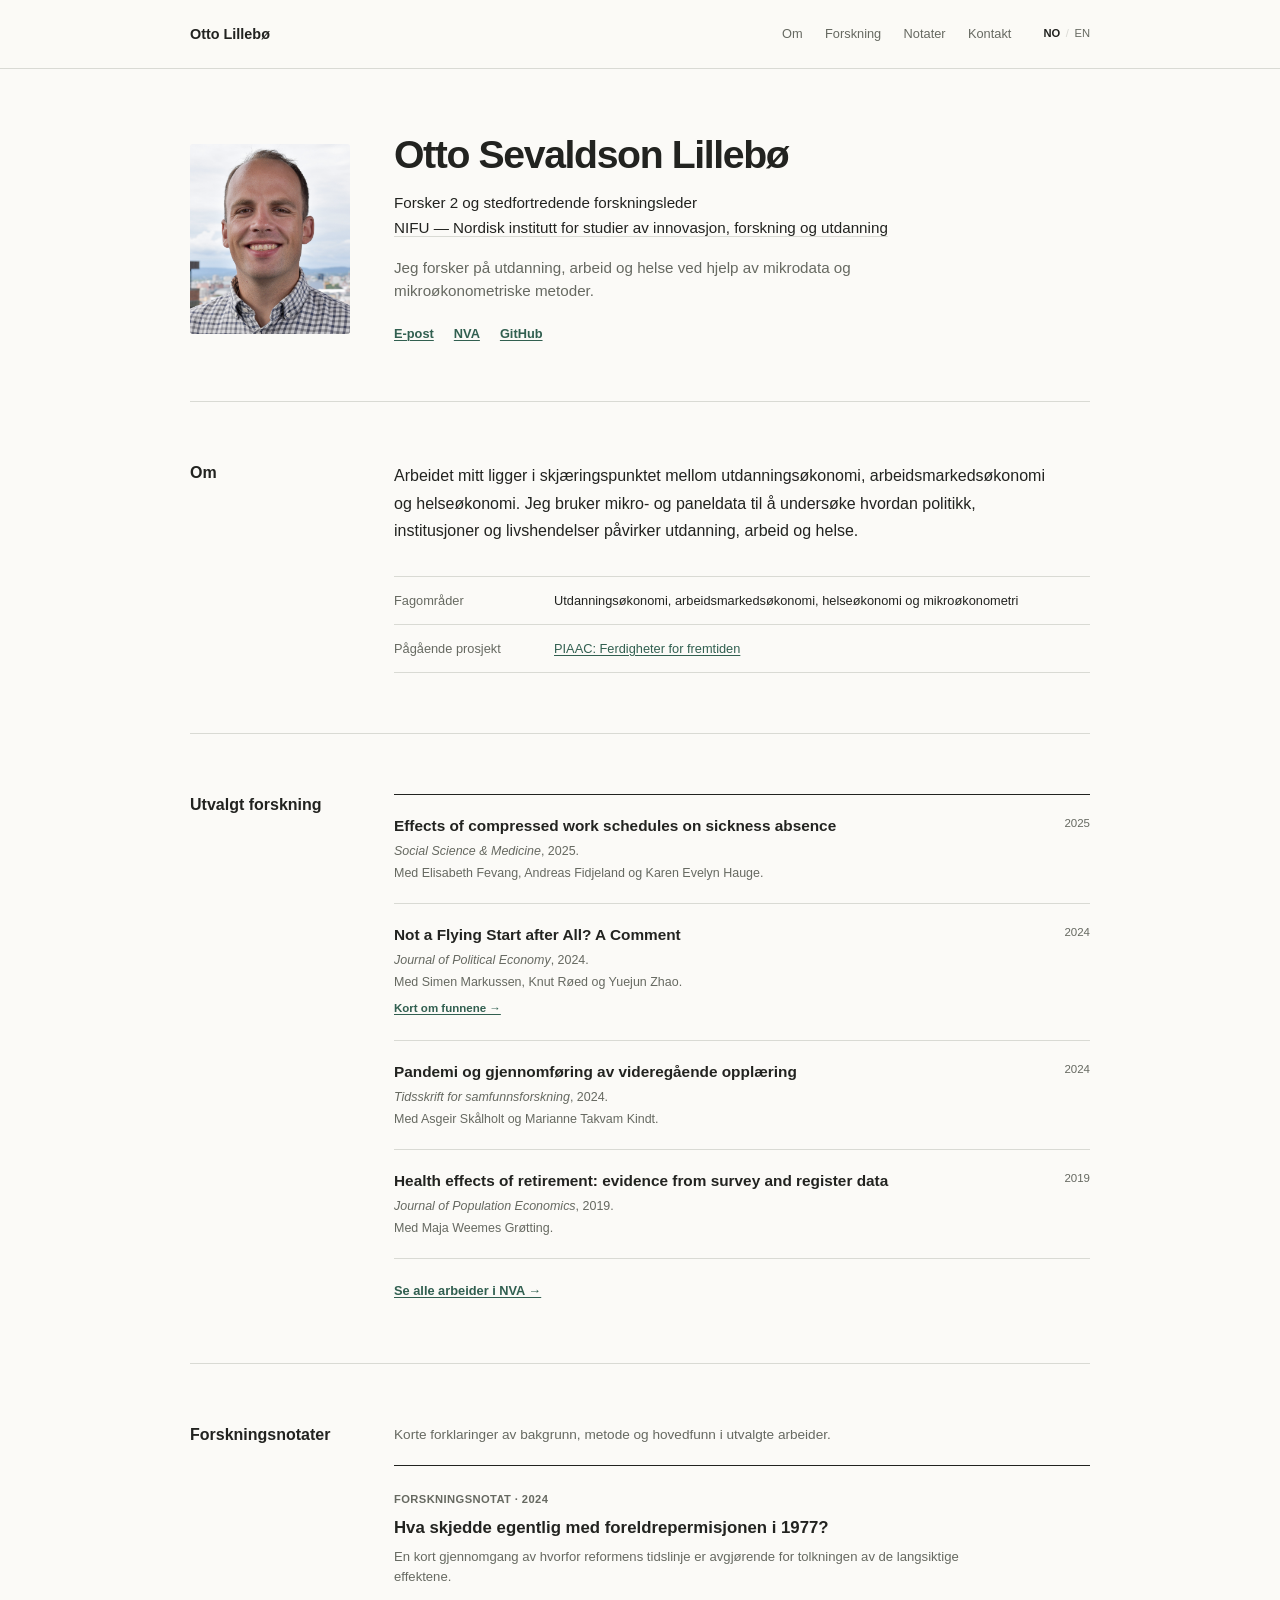
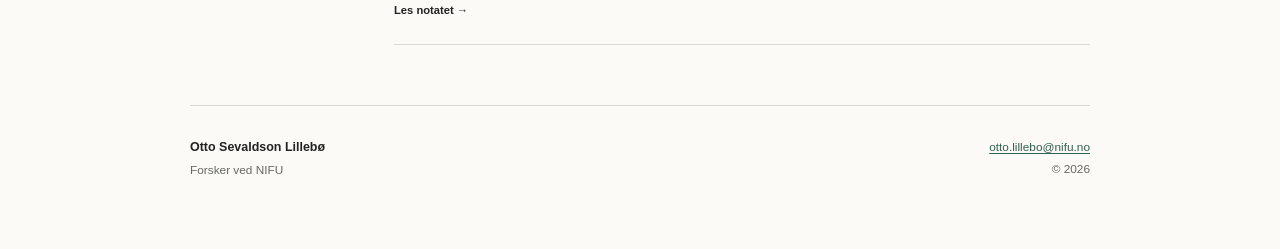
<file: index.html>
<!doctype html>
<html lang="nb">
  <head>
    <meta charset="utf-8">
    <meta name="viewport" content="width=device-width, initial-scale=1">
    <meta name="description" content="Otto Sevaldson Lillebø — samfunnsøkonom og forsker ved NIFU.">
    <meta name="theme-color" content="#fbfaf7">
    <meta property="og:title" content="Otto Sevaldson Lillebø">
    <meta property="og:description" content="Forskning på utdanning, arbeid og helse.">
    <meta property="og:type" content="website">
    <meta property="og:url" content="https://ottolillebo.github.io/">
    <meta property="og:image" content="https://ottolillebo.github.io/assets/otto-lillebo.jpg">
    <link rel="canonical" href="https://ottolillebo.github.io/">
    <link rel="icon" href="favicon.svg" type="image/svg+xml">
    <link rel="stylesheet" href="styles.css">
    <title>Otto Sevaldson Lillebø</title>
  </head>
  <body>
    <a class="skip-link" href="#main">Hopp til innhold</a>

    <header class="site-header">
      <div class="header-inner">
        <a class="wordmark" href="#top">Otto Lillebø</a>
        <nav class="site-nav" aria-label="Hovedmeny">
          <a href="#om" data-nb="Om" data-en="About">Om</a>
          <a href="#forskning" data-nb="Forskning" data-en="Research">Forskning</a>
          <a href="#formidling" data-nb="Notater" data-en="Notes">Notater</a>
          <a href="#kontakt" data-nb="Kontakt" data-en="Contact">Kontakt</a>
        </nav>
        <div class="language-switch" aria-label="Velg språk">
          <button type="button" data-lang-button="nb" aria-pressed="true">NO</button>
          <span aria-hidden="true">/</span>
          <button type="button" data-lang-button="en" aria-pressed="false">EN</button>
        </div>
      </div>
    </header>

    <main id="main">
      <section class="profile" id="top" aria-labelledby="page-title">
        <img class="portrait" src="assets/otto-lillebo.jpg" alt="Portrett av Otto Sevaldson Lillebø" width="160" height="190">
        <div class="profile-content">
          <h1 id="page-title">Otto Sevaldson Lillebø</h1>
          <p class="position">
            <span data-nb="Forsker 2 og stedfortredende forskningsleder" data-en="Senior researcher and deputy research director">Forsker 2 og stedfortredende forskningsleder</span><br>
            <a href="https://www.nifu.no/ansatte/otto-sevaldson-lillebo/">NIFU — Nordisk institutt for studier av innovasjon, forskning og utdanning</a>
          </p>
          <p class="profile-summary" data-nb="Jeg forsker på utdanning, arbeid og helse ved hjelp av mikrodata og mikroøkonometriske metoder." data-en="I study education, work and health using microdata and microeconometric methods.">
            Jeg forsker på utdanning, arbeid og helse ved hjelp av mikrodata og mikroøkonometriske metoder.
          </p>
          <ul class="profile-links" aria-label="Profiler og kontakt">
            <li><a href="mailto:otto.lillebo@nifu.no" data-nb="E-post" data-en="Email">E-post</a></li>
            <li><a href="https://nva.sikt.no/research-profile/630048">NVA</a></li>
            <li><a href="https://github.com/ottolillebo">GitHub</a></li>
          </ul>
        </div>
      </section>

      <section class="section" id="om" aria-labelledby="about-title">
        <h2 id="about-title" data-nb="Om" data-en="About">Om</h2>
        <div class="section-content about-copy">
          <p data-nb="Arbeidet mitt ligger i skjæringspunktet mellom utdanningsøkonomi, arbeidsmarkedsøkonomi og helseøkonomi. Jeg bruker mikro- og paneldata til å undersøke hvordan politikk, institusjoner og livshendelser påvirker utdanning, arbeid og helse." data-en="My work sits at the intersection of the economics of education, labour economics and health economics. I use microdata and panel data to examine how policy, institutions and life events shape education, work and health.">
            Arbeidet mitt ligger i skjæringspunktet mellom utdanningsøkonomi, arbeidsmarkedsøkonomi og helseøkonomi. Jeg bruker mikro- og paneldata til å undersøke hvordan politikk, institusjoner og livshendelser påvirker utdanning, arbeid og helse.
          </p>
          <dl class="details">
            <div>
              <dt data-nb="Fagområder" data-en="Fields">Fagområder</dt>
              <dd data-nb="Utdanningsøkonomi, arbeidsmarkedsøkonomi, helseøkonomi og mikroøkonometri" data-en="Economics of education, labour economics, health economics and microeconometrics">Utdanningsøkonomi, arbeidsmarkedsøkonomi, helseøkonomi og mikroøkonometri</dd>
            </div>
            <div>
              <dt data-nb="Pågående prosjekt" data-en="Current project">Pågående prosjekt</dt>
              <dd><a href="https://www.nifu.no/prosjekter/piaac-ferdigheter-for-fremtiden/">PIAAC: Ferdigheter for fremtiden</a></dd>
            </div>
          </dl>
        </div>
      </section>

      <section class="section" id="forskning" aria-labelledby="research-title">
        <h2 id="research-title" data-nb="Utvalgt forskning" data-en="Selected research">Utvalgt forskning</h2>
        <div class="section-content publication-list">
          <article class="publication">
            <div>
              <h3><a href="https://nva.sikt.no/registration/019c32ce7e87-f4fffe24-f22c-4fb7-9037-e7ab4f7f2dbf">Effects of compressed work schedules on sickness absence</a></h3>
              <p><em>Social Science &amp; Medicine</em>, 2025.</p>
              <p class="authors" data-nb="Med Elisabeth Fevang, Andreas Fidjeland og Karen Evelyn Hauge." data-en="With Elisabeth Fevang, Andreas Fidjeland and Karen Evelyn Hauge.">Med Elisabeth Fevang, Andreas Fidjeland og Karen Evelyn Hauge.</p>
            </div>
            <span class="publication-year">2025</span>
          </article>
          <article class="publication">
            <div>
              <h3><a href="https://nva.sikt.no/registration/0198cc441917-48c14097-5dfb-4918-977d-520077424f7a">Not a Flying Start after All? A Comment</a></h3>
              <p><em>Journal of Political Economy</em>, 2024.</p>
              <p class="authors" data-nb="Med Simen Markussen, Knut Røed og Yuejun Zhao." data-en="With Simen Markussen, Knut Røed and Yuejun Zhao.">Med Simen Markussen, Knut Røed og Yuejun Zhao.</p>
              <a class="publication-note-link" href="research/1977-maternity-leave.html" data-nb="Kort om funnene →" data-en="A short guide to the findings →">Kort om funnene →</a>
            </div>
            <span class="publication-year">2024</span>
          </article>
          <article class="publication">
            <div>
              <h3><a href="https://doi.org/10.18261/tfs.65.2.2">Pandemi og gjennomføring av videregående opplæring</a></h3>
              <p><em>Tidsskrift for samfunnsforskning</em>, 2024.</p>
              <p class="authors" data-nb="Med Asgeir Skålholt og Marianne Takvam Kindt." data-en="With Asgeir Skålholt and Marianne Takvam Kindt.">Med Asgeir Skålholt og Marianne Takvam Kindt.</p>
            </div>
            <span class="publication-year">2024</span>
          </article>
          <article class="publication">
            <div>
              <h3><a href="https://nva.sikt.no/registration/0198cc479f74-00eaf8d4-35b4-4e09-8665-8fa091bfe7e1">Health effects of retirement: evidence from survey and register data</a></h3>
              <p><em>Journal of Population Economics</em>, 2019.</p>
              <p class="authors" data-nb="Med Maja Weemes Grøtting." data-en="With Maja Weemes Grøtting.">Med Maja Weemes Grøtting.</p>
            </div>
            <span class="publication-year">2019</span>
          </article>
          <a class="more-link" href="https://nva.sikt.no/research-profile/630048" data-nb="Se alle arbeider i NVA →" data-en="View all works in NVA →">Se alle arbeider i NVA →</a>
        </div>
      </section>

      <section class="section" id="formidling" aria-labelledby="notes-title">
        <h2 id="notes-title" data-nb="Forskningsnotater" data-en="Research notes">Forskningsnotater</h2>
        <div class="section-content">
          <p class="section-intro" data-nb="Korte forklaringer av bakgrunn, metode og hovedfunn i utvalgte arbeider." data-en="Short explanations of the background, methods and main findings from selected work.">
            Korte forklaringer av bakgrunn, metode og hovedfunn i utvalgte arbeider.
          </p>
          <a class="note-preview" href="research/1977-maternity-leave.html">
            <span class="note-meta" data-nb="Forskningsnotat · 2024" data-en="Research note · 2024">Forskningsnotat · 2024</span>
            <h3 data-nb="Hva skjedde egentlig med foreldrepermisjonen i 1977?" data-en="What actually changed in Norway's 1977 maternity leave reform?">Hva skjedde egentlig med foreldrepermisjonen i 1977?</h3>
            <p data-nb="En kort gjennomgang av hvorfor reformens tidslinje er avgjørende for tolkningen av de langsiktige effektene." data-en="A short account of why the reform timeline matters for interpreting its long-term effects.">
              En kort gjennomgang av hvorfor reformens tidslinje er avgjørende for tolkningen av de langsiktige effektene.
            </p>
            <span class="note-cta" data-nb="Les notatet →" data-en="Read the note →">Les notatet →</span>
          </a>
        </div>
      </section>
    </main>

    <footer class="site-footer" id="kontakt">
      <div>
        <strong>Otto Sevaldson Lillebø</strong>
        <span data-nb="Forsker ved NIFU" data-en="Researcher at NIFU">Forsker ved NIFU</span>
      </div>
      <div class="footer-links">
        <a href="mailto:otto.lillebo@nifu.no">otto.lillebo@nifu.no</a>
        <span>© <span id="year">2026</span></span>
      </div>
    </footer>

    <script src="script.js" defer></script>
  </body>
</html>
</file>
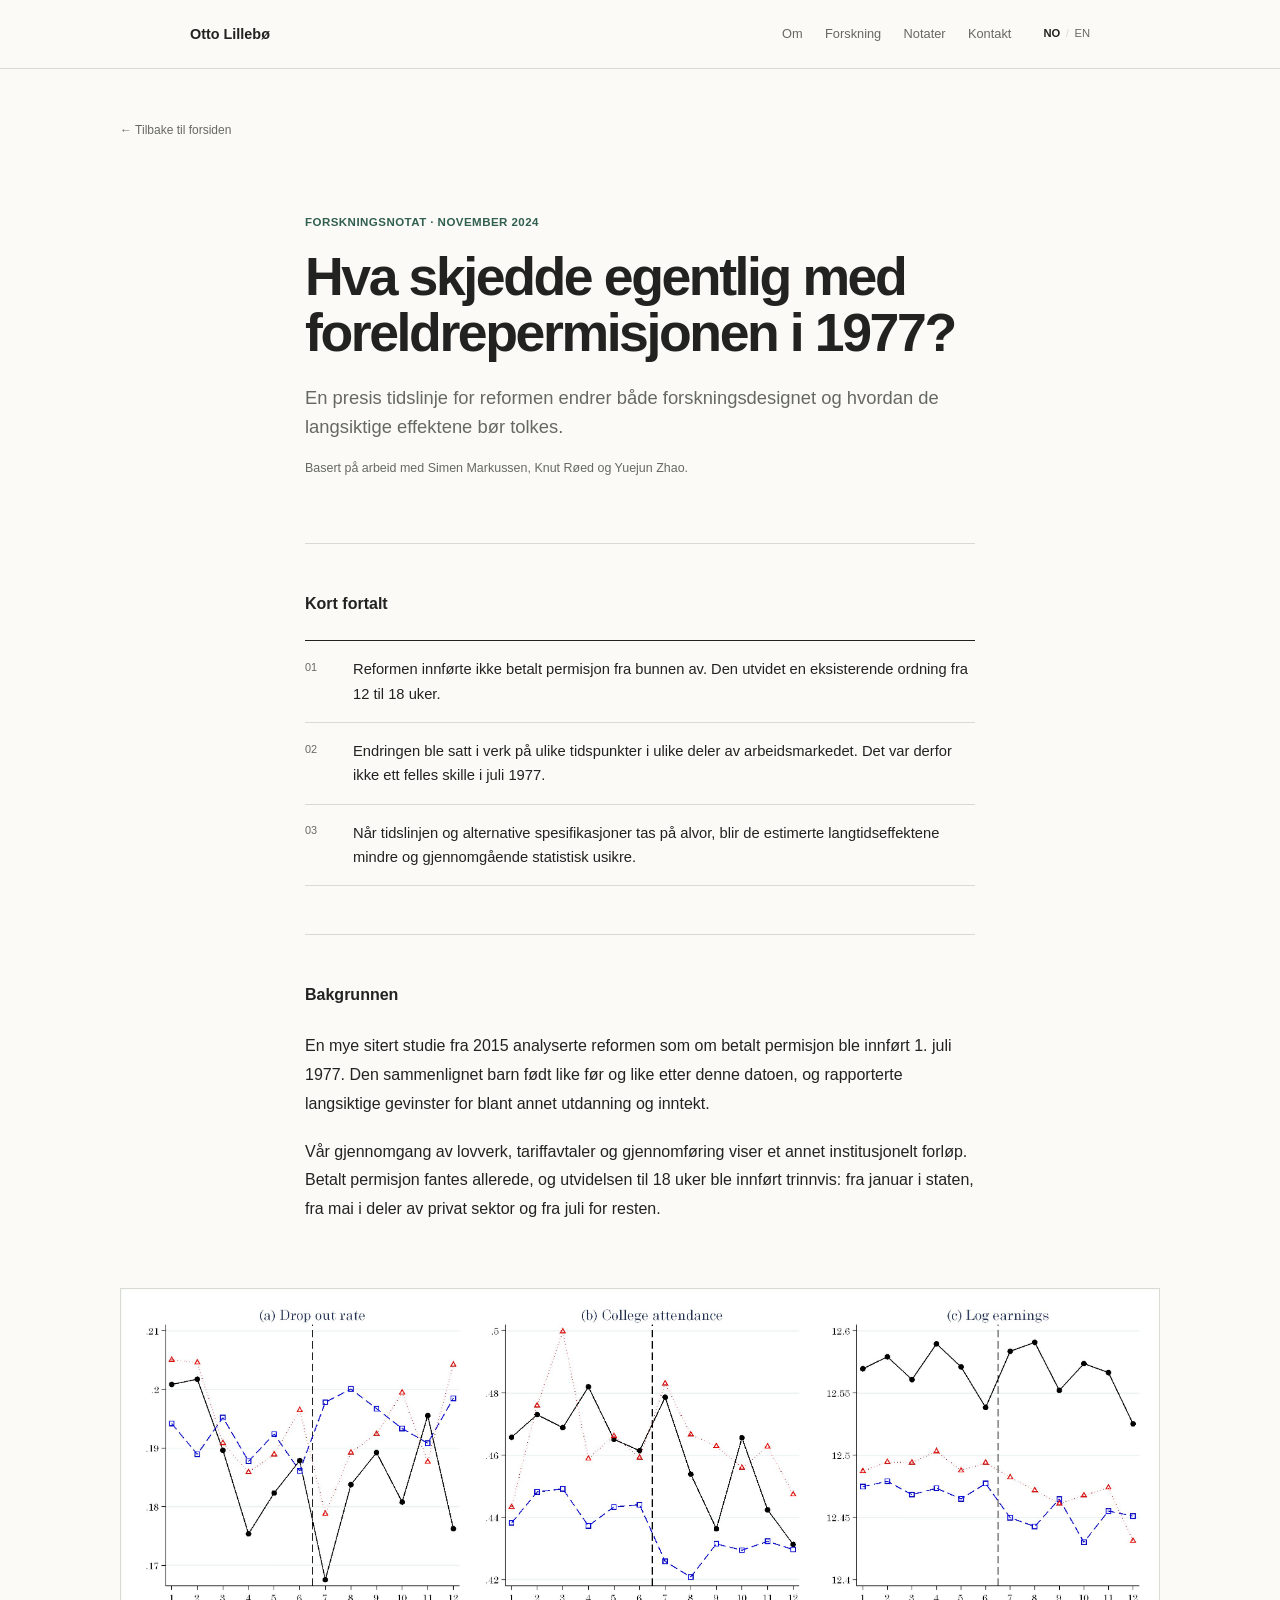
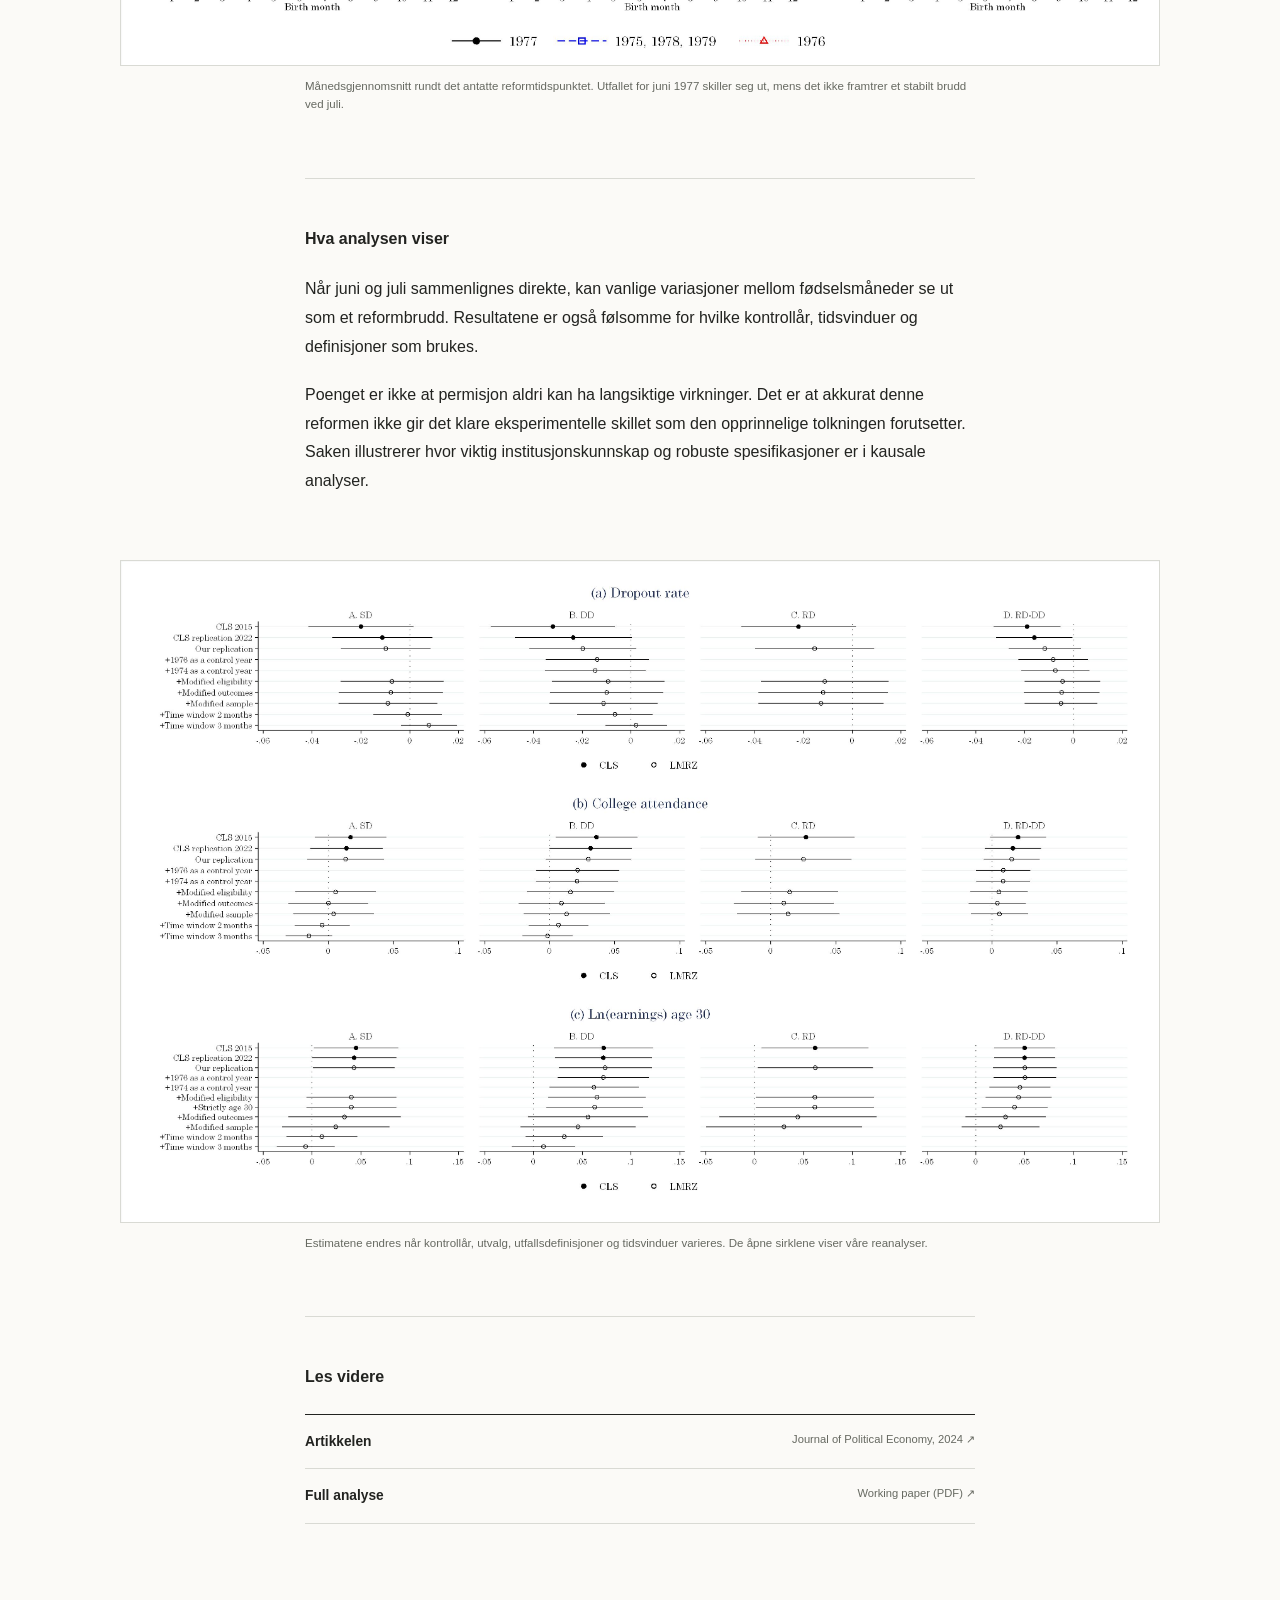
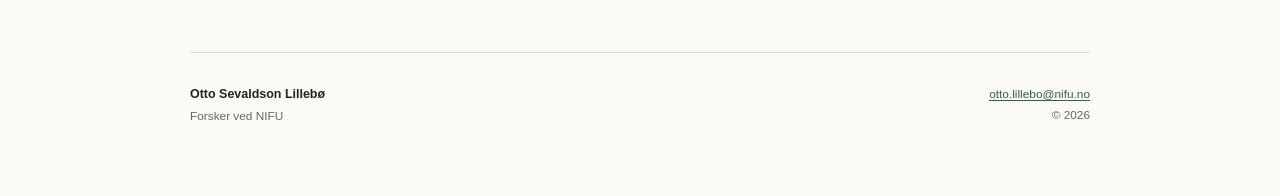
<file: research/1977-maternity-leave.html>
<!doctype html>
<html lang="nb">
  <head>
    <meta charset="utf-8">
    <meta name="viewport" content="width=device-width, initial-scale=1">
    <meta name="description" content="Et kort forskningsnotat om den norske permisjonsreformen i 1977 og reanalysen i Not a Flying Start after All?">
    <meta name="theme-color" content="#fbfaf7">
    <meta property="og:title" content="Hva skjedde egentlig med foreldrepermisjonen i 1977?">
    <meta property="og:description" content="Bakgrunn, metode og hovedfunn fra Not a Flying Start after All? A Comment.">
    <meta property="og:type" content="article">
    <meta property="og:url" content="https://ottolillebo.github.io/research/1977-maternity-leave.html">
    <link rel="canonical" href="https://ottolillebo.github.io/research/1977-maternity-leave.html">
    <link rel="icon" href="../favicon.svg" type="image/svg+xml">
    <link rel="stylesheet" href="../styles.css">
    <title>Foreldrepermisjonsreformen i 1977 · Otto Sevaldson Lillebø</title>
  </head>
  <body>
    <a class="skip-link" href="#main">Hopp til innhold</a>

    <header class="site-header">
      <div class="header-inner">
        <a class="wordmark" href="../">Otto Lillebø</a>
        <nav class="site-nav" aria-label="Hovedmeny">
          <a href="../#om" data-nb="Om" data-en="About">Om</a>
          <a href="../#forskning" data-nb="Forskning" data-en="Research">Forskning</a>
          <a href="../#formidling" data-nb="Notater" data-en="Notes">Notater</a>
          <a href="../#kontakt" data-nb="Kontakt" data-en="Contact">Kontakt</a>
        </nav>
        <div class="language-switch" aria-label="Velg språk">
          <button type="button" data-lang-button="nb" aria-pressed="true">NO</button>
          <span aria-hidden="true">/</span>
          <button type="button" data-lang-button="en" aria-pressed="false">EN</button>
        </div>
      </div>
    </header>

    <main class="article-main" id="main">
      <article class="research-article">
        <a class="back-link" href="../#formidling" data-nb="← Tilbake til forsiden" data-en="← Back to the home page">← Tilbake til forsiden</a>

        <header class="article-header">
          <p class="article-kicker" data-nb="Forskningsnotat · november 2024" data-en="Research note · November 2024">Forskningsnotat · november 2024</p>
          <h1 data-nb="Hva skjedde egentlig med foreldrepermisjonen i 1977?" data-en="What actually changed in Norway's 1977 maternity leave reform?">Hva skjedde egentlig med foreldrepermisjonen i 1977?</h1>
          <p class="article-lead" data-nb="En presis tidslinje for reformen endrer både forskningsdesignet og hvordan de langsiktige effektene bør tolkes." data-en="A precise reform timeline changes both the research design and how the long-term effects should be interpreted.">
            En presis tidslinje for reformen endrer både forskningsdesignet og hvordan de langsiktige effektene bør tolkes.
          </p>
          <p class="article-byline" data-nb="Basert på arbeid med Simen Markussen, Knut Røed og Yuejun Zhao." data-en="Based on joint work with Simen Markussen, Knut Røed and Yuejun Zhao.">
            Basert på arbeid med Simen Markussen, Knut Røed og Yuejun Zhao.
          </p>
        </header>

        <section class="article-section" aria-labelledby="summary-title">
          <h2 id="summary-title" data-nb="Kort fortalt" data-en="In brief">Kort fortalt</h2>
          <div class="finding-list">
            <div>
              <span>01</span>
              <p data-nb="Reformen innførte ikke betalt permisjon fra bunnen av. Den utvidet en eksisterende ordning fra 12 til 18 uker." data-en="The reform did not introduce paid leave from scratch. It extended an existing entitlement from 12 to 18 weeks.">Reformen innførte ikke betalt permisjon fra bunnen av. Den utvidet en eksisterende ordning fra 12 til 18 uker.</p>
            </div>
            <div>
              <span>02</span>
              <p data-nb="Endringen ble satt i verk på ulike tidspunkter i ulike deler av arbeidsmarkedet. Det var derfor ikke ett felles skille i juli 1977." data-en="The change was implemented at different times across the labour market. There was therefore no single July 1977 cutoff.">Endringen ble satt i verk på ulike tidspunkter i ulike deler av arbeidsmarkedet. Det var derfor ikke ett felles skille i juli 1977.</p>
            </div>
            <div>
              <span>03</span>
              <p data-nb="Når tidslinjen og alternative spesifikasjoner tas på alvor, blir de estimerte langtidseffektene mindre og gjennomgående statistisk usikre." data-en="Once the timeline and alternative specifications are taken into account, the estimated long-term effects become smaller and generally statistically uncertain.">Når tidslinjen og alternative spesifikasjoner tas på alvor, blir de estimerte langtidseffektene mindre og gjennomgående statistisk usikre.</p>
            </div>
          </div>
        </section>

        <section class="article-section article-copy" aria-labelledby="background-title">
          <h2 id="background-title" data-nb="Bakgrunnen" data-en="Background">Bakgrunnen</h2>
          <p data-nb="En mye sitert studie fra 2015 analyserte reformen som om betalt permisjon ble innført 1. juli 1977. Den sammenlignet barn født like før og like etter denne datoen, og rapporterte langsiktige gevinster for blant annet utdanning og inntekt." data-en="A widely cited 2015 study treated the reform as if paid leave had been introduced on 1 July 1977. It compared children born just before and after that date and reported long-term gains in outcomes including education and earnings.">
            En mye sitert studie fra 2015 analyserte reformen som om betalt permisjon ble innført 1. juli 1977. Den sammenlignet barn født like før og like etter denne datoen, og rapporterte langsiktige gevinster for blant annet utdanning og inntekt.
          </p>
          <p data-nb="Vår gjennomgang av lovverk, tariffavtaler og gjennomføring viser et annet institusjonelt forløp. Betalt permisjon fantes allerede, og utvidelsen til 18 uker ble innført trinnvis: fra januar i staten, fra mai i deler av privat sektor og fra juli for resten." data-en="Our review of legislation, collective agreements and implementation shows a different institutional sequence. Paid leave already existed, and the extension to 18 weeks was phased in: from January in central government, from May in parts of the private sector and from July for the remainder.">
            Vår gjennomgang av lovverk, tariffavtaler og gjennomføring viser et annet institusjonelt forløp. Betalt permisjon fantes allerede, og utvidelsen til 18 uker ble innført trinnvis: fra januar i staten, fra mai i deler av privat sektor og fra juli for resten.
          </p>
        </section>

        <figure class="article-figure figure-wide">
          <img src="../assets/research/monthly-outcomes.jpg" alt="Månedlige utfall for frafall, høyere utdanning og inntekt for fødselskull i 1977 og kontrollår." width="2048" height="740">
          <figcaption data-nb="Månedsgjennomsnitt rundt det antatte reformtidspunktet. Utfallet for juni 1977 skiller seg ut, mens det ikke framtrer et stabilt brudd ved juli." data-en="Monthly means around the assumed reform date. June 1977 stands out, while there is no stable break at July.">
            Månedsgjennomsnitt rundt det antatte reformtidspunktet. Utfallet for juni 1977 skiller seg ut, mens det ikke framtrer et stabilt brudd ved juli.
          </figcaption>
        </figure>

        <section class="article-section article-copy" aria-labelledby="interpretation-title">
          <h2 id="interpretation-title" data-nb="Hva analysen viser" data-en="What the analysis shows">Hva analysen viser</h2>
          <p data-nb="Når juni og juli sammenlignes direkte, kan vanlige variasjoner mellom fødselsmåneder se ut som et reformbrudd. Resultatene er også følsomme for hvilke kontrollår, tidsvinduer og definisjoner som brukes." data-en="When June and July are compared directly, ordinary month-to-month variation can resemble a reform discontinuity. The results are also sensitive to the choice of control years, time windows and variable definitions.">
            Når juni og juli sammenlignes direkte, kan vanlige variasjoner mellom fødselsmåneder se ut som et reformbrudd. Resultatene er også følsomme for hvilke kontrollår, tidsvinduer og definisjoner som brukes.
          </p>
          <p data-nb="Poenget er ikke at permisjon aldri kan ha langsiktige virkninger. Det er at akkurat denne reformen ikke gir det klare eksperimentelle skillet som den opprinnelige tolkningen forutsetter. Saken illustrerer hvor viktig institusjonskunnskap og robuste spesifikasjoner er i kausale analyser." data-en="The point is not that parental leave can never have long-term effects. It is that this particular reform does not provide the clean experimental cutoff assumed by the original interpretation. The case illustrates the importance of institutional knowledge and robust specifications in causal analysis.">
            Poenget er ikke at permisjon aldri kan ha langsiktige virkninger. Det er at akkurat denne reformen ikke gir det klare eksperimentelle skillet som den opprinnelige tolkningen forutsetter. Saken illustrerer hvor viktig institusjonskunnskap og robuste spesifikasjoner er i kausale analyser.
          </p>
        </section>

        <figure class="article-figure figure-wide">
          <img src="../assets/research/alternative-estimates.jpg" alt="Punktestimater og konfidensintervaller fra alternative empiriske spesifikasjoner." width="1962" height="1200">
          <figcaption data-nb="Estimatene endres når kontrollår, utvalg, utfallsdefinisjoner og tidsvinduer varieres. De åpne sirklene viser våre reanalyser." data-en="Estimates change as control years, samples, outcome definitions and time windows are varied. Open circles show our reanalyses.">
            Estimatene endres når kontrollår, utvalg, utfallsdefinisjoner og tidsvinduer varieres. De åpne sirklene viser våre reanalyser.
          </figcaption>
        </figure>

        <section class="article-section article-links" aria-labelledby="read-title">
          <h2 id="read-title" data-nb="Les videre" data-en="Further reading">Les videre</h2>
          <div>
            <a href="https://nva.sikt.no/registration/0198cc441917-48c14097-5dfb-4918-977d-520077424f7a">
              <span data-nb="Artikkelen" data-en="The article">Artikkelen</span>
              <small>Journal of Political Economy, 2024 ↗</small>
            </a>
            <a href="https://github.com/ottolillebo/quarto-webpage/blob/master/posts/a-flying-start/Not%20a%20Flying%20Start_Main%20Manuscript.pdf">
              <span data-nb="Full analyse" data-en="Full analysis">Full analyse</span>
              <small>Working paper (PDF) ↗</small>
            </a>
          </div>
        </section>
      </article>
    </main>

    <footer class="site-footer" id="kontakt">
      <div>
        <strong>Otto Sevaldson Lillebø</strong>
        <span data-nb="Forsker ved NIFU" data-en="Researcher at NIFU">Forsker ved NIFU</span>
      </div>
      <div class="footer-links">
        <a href="mailto:otto.lillebo@nifu.no">otto.lillebo@nifu.no</a>
        <span>© <span id="year">2026</span></span>
      </div>
    </footer>

    <script src="../script.js" defer></script>
  </body>
</html>
</file>
<file: styles.css>
:root {
  --background: #fbfaf7;
  --surface: #f1f2ee;
  --text: #222320;
  --muted: #666961;
  --line: #d9dad4;
  --accent: #315f50;
  --max-width: 900px;
  --sans: ui-sans-serif, -apple-system, BlinkMacSystemFont, "Segoe UI", sans-serif;
}

*,
*::before,
*::after {
  box-sizing: border-box;
}

html {
  scroll-behavior: smooth;
  scroll-padding-top: 5rem;
}

body {
  margin: 0;
  background: var(--background);
  color: var(--text);
  font-family: var(--sans);
  font-size: 16px;
  line-height: 1.55;
  text-rendering: optimizeLegibility;
}

a {
  color: var(--accent);
  text-decoration-thickness: 1px;
  text-underline-offset: 0.18em;
}

a:hover {
  color: var(--text);
}

:focus-visible {
  outline: 2px solid var(--accent);
  outline-offset: 4px;
}

.skip-link {
  position: fixed;
  top: 0.75rem;
  left: 0.75rem;
  z-index: 20;
  padding: 0.5rem 0.8rem;
  background: var(--text);
  color: white;
  transform: translateY(-160%);
}

.skip-link:focus {
  transform: translateY(0);
}

.site-header {
  border-bottom: 1px solid var(--line);
  background: rgb(251 250 247 / 94%);
}

.header-inner,
main,
.site-footer {
  width: min(calc(100% - 2.5rem), var(--max-width));
  margin-inline: auto;
}

.header-inner {
  min-height: 4.25rem;
  display: grid;
  grid-template-columns: 1fr auto auto;
  align-items: center;
  gap: 2rem;
}

.wordmark {
  width: fit-content;
  color: var(--text);
  font-size: 0.9rem;
  font-weight: 700;
  text-decoration: none;
}

.site-nav {
  display: flex;
  gap: 1.4rem;
}

.site-nav a {
  color: var(--muted);
  font-size: 0.8rem;
  text-decoration: none;
}

.site-nav a:hover {
  color: var(--text);
}

.language-switch {
  display: flex;
  align-items: center;
  gap: 0.35rem;
  color: var(--line);
  font-size: 0.7rem;
}

.language-switch button {
  padding: 0;
  border: 0;
  background: transparent;
  color: var(--muted);
  cursor: pointer;
  font: inherit;
}

.language-switch button[aria-pressed="true"] {
  color: var(--text);
  font-weight: 700;
}

.profile {
  padding: 4rem 0 3.5rem;
  display: grid;
  grid-template-columns: 160px minmax(0, 1fr);
  align-items: center;
  gap: 2.75rem;
}

.portrait {
  width: 160px;
  height: 190px;
  display: block;
  object-fit: cover;
  object-position: 50% 33%;
  border-radius: 3px;
  filter: saturate(0.82) contrast(0.98);
}

.profile h1 {
  margin: 0 0 0.85rem;
  font-size: clamp(1.9rem, 4vw, 2.45rem);
  font-weight: 700;
  letter-spacing: -0.035em;
  line-height: 1.1;
}

.position {
  margin: 0;
  font-size: 0.95rem;
  line-height: 1.65;
}

.position a {
  color: var(--text);
  text-decoration-color: var(--line);
}

.profile-summary {
  max-width: 37rem;
  margin: 1rem 0 0;
  color: var(--muted);
  font-size: 0.95rem;
}

.profile-links {
  margin: 1.1rem 0 0;
  padding: 0;
  display: flex;
  gap: 1.25rem;
  list-style: none;
}

.profile-links a,
.more-link {
  font-size: 0.8rem;
  font-weight: 600;
}

.section {
  padding: 3.75rem 0;
  display: grid;
  grid-template-columns: 160px minmax(0, 1fr);
  gap: 2.75rem;
  border-top: 1px solid var(--line);
}

.section h2 {
  margin: 0;
  font-size: 1rem;
  font-weight: 700;
  line-height: 1.35;
}

.section-content {
  min-width: 0;
}

.about-copy > p {
  max-width: 41rem;
  margin: 0;
  font-size: 1rem;
  line-height: 1.7;
}

.details {
  margin: 2rem 0 0;
  padding: 0;
  border-top: 1px solid var(--line);
}

.details div {
  padding: 0.85rem 0;
  display: grid;
  grid-template-columns: 9rem 1fr;
  gap: 1rem;
  border-bottom: 1px solid var(--line);
}

.details dt,
.details dd {
  margin: 0;
  font-size: 0.8rem;
}

.details dt {
  color: var(--muted);
}

.publication-list {
  border-top: 1px solid var(--text);
}

.publication {
  padding: 1.25rem 0;
  display: grid;
  grid-template-columns: 1fr auto;
  gap: 1.5rem;
  border-bottom: 1px solid var(--line);
}

.publication h3 {
  max-width: 37rem;
  margin: 0 0 0.3rem;
  font-size: 0.96rem;
  font-weight: 650;
  line-height: 1.45;
}

.publication h3 a {
  color: var(--text);
  text-decoration: none;
}

.publication h3 a:hover {
  color: var(--accent);
}

.publication p {
  margin: 0;
  color: var(--muted);
  font-size: 0.78rem;
}

.publication .authors {
  margin-top: 0.15rem;
}

.publication-note-link {
  margin-top: 0.5rem;
  display: inline-block;
  font-size: 0.72rem;
  font-weight: 600;
}

.publication-year {
  color: var(--muted);
  font-size: 0.72rem;
}

.publication-list > .more-link {
  margin-top: 1.35rem;
  display: inline-block;
}

.section-intro {
  margin: 0 0 1.25rem;
  color: var(--muted);
  font-size: 0.85rem;
}

.note-preview {
  padding: 1.25rem 0 1.4rem;
  display: block;
  border-top: 1px solid var(--text);
  border-bottom: 1px solid var(--line);
  color: var(--text);
  text-decoration: none;
}

.note-preview h3 {
  max-width: 36rem;
  margin: 0.35rem 0 0.45rem;
  font-size: 1.05rem;
  line-height: 1.4;
}

.note-preview p {
  max-width: 39rem;
  margin: 0;
  color: var(--muted);
  font-size: 0.82rem;
}

.note-preview:hover h3,
.note-preview:hover .note-cta {
  color: var(--accent);
}

.note-meta,
.note-cta {
  font-size: 0.7rem;
  font-weight: 650;
}

.note-meta {
  color: var(--muted);
  letter-spacing: 0.035em;
  text-transform: uppercase;
}

.note-cta {
  margin-top: 0.9rem;
  display: inline-block;
}

.article-main {
  width: min(calc(100% - 2.5rem), 1040px);
}

.research-article {
  padding: 3rem 0 5rem;
}

.back-link {
  color: var(--muted);
  font-size: 0.75rem;
  text-decoration: none;
}

.article-header,
.article-section {
  width: min(100%, 670px);
  margin-inline: auto;
}

.article-header {
  padding: 4.5rem 0 4rem;
}

.article-kicker {
  margin: 0 0 1rem;
  color: var(--accent);
  font-size: 0.72rem;
  font-weight: 700;
  letter-spacing: 0.04em;
  text-transform: uppercase;
}

.article-header h1 {
  margin: 0;
  font-size: clamp(2rem, 5vw, 3.35rem);
  font-weight: 700;
  letter-spacing: -0.045em;
  line-height: 1.06;
}

.article-lead {
  margin: 1.35rem 0 0;
  color: var(--muted);
  font-size: 1.15rem;
  line-height: 1.6;
}

.article-byline {
  margin: 1.1rem 0 0;
  color: var(--muted);
  font-size: 0.78rem;
}

.article-section {
  padding: 3rem 0;
  border-top: 1px solid var(--line);
}

.article-section h2 {
  margin: 0 0 1.5rem;
  font-size: 1rem;
}

.finding-list {
  border-top: 1px solid var(--text);
}

.finding-list > div {
  padding: 1rem 0;
  display: grid;
  grid-template-columns: 2.25rem 1fr;
  gap: 0.75rem;
  border-bottom: 1px solid var(--line);
}

.finding-list span {
  padding-top: 0.12rem;
  color: var(--muted);
  font-size: 0.68rem;
}

.finding-list p {
  margin: 0;
  font-size: 0.92rem;
  line-height: 1.65;
}

.article-copy p {
  margin: 0;
  font-size: 1rem;
  line-height: 1.8;
}

.article-copy p + p {
  margin-top: 1.2rem;
}

.article-figure {
  width: min(100%, 1040px);
  margin: 1rem auto 4rem;
}

.article-figure img {
  width: 100%;
  height: auto;
  display: block;
  border: 1px solid var(--line);
  background: white;
}

.article-figure figcaption {
  width: min(100%, 670px);
  margin: 0.75rem auto 0;
  color: var(--muted);
  font-size: 0.72rem;
  line-height: 1.55;
}

.article-links > div {
  border-top: 1px solid var(--text);
}

.article-links a {
  padding: 1rem 0;
  display: grid;
  grid-template-columns: 1fr auto;
  gap: 1rem;
  border-bottom: 1px solid var(--line);
  color: var(--text);
  text-decoration: none;
}

.article-links a:hover span {
  color: var(--accent);
}

.article-links span {
  font-size: 0.86rem;
  font-weight: 650;
}

.article-links small {
  color: var(--muted);
  font-size: 0.7rem;
}

.site-footer {
  min-height: 9rem;
  padding: 2rem 0;
  display: flex;
  justify-content: space-between;
  gap: 2rem;
  border-top: 1px solid var(--line);
  color: var(--muted);
  font-size: 0.74rem;
}

.site-footer div {
  display: flex;
  flex-direction: column;
  gap: 0.2rem;
}

.site-footer strong {
  color: var(--text);
  font-size: 0.78rem;
}

.footer-links {
  align-items: flex-end;
}

@media (max-width: 700px) {
  html {
    scroll-padding-top: 2rem;
  }

  .header-inner,
  main,
  .site-footer {
    width: min(calc(100% - 2rem), var(--max-width));
  }

  .header-inner {
    padding: 1rem 0;
    grid-template-columns: 1fr auto;
    gap: 0.9rem;
  }

  .site-nav {
    grid-column: 1 / -1;
    grid-row: 2;
    gap: 1rem;
  }

  .language-switch {
    grid-column: 2;
    grid-row: 1;
  }

  .profile {
    padding: 3rem 0;
    grid-template-columns: 116px minmax(0, 1fr);
    align-items: start;
    gap: 1.35rem;
  }

  .portrait {
    width: 116px;
    height: 142px;
  }

  .profile h1 {
    font-size: clamp(1.65rem, 7vw, 2rem);
  }

  .position,
  .profile-summary {
    font-size: 0.84rem;
  }

  .profile-links {
    gap: 0.9rem;
  }

  .section {
    padding: 3rem 0;
    grid-template-columns: 1fr;
    gap: 1.6rem;
  }

  .details div {
    grid-template-columns: 1fr;
    gap: 0.25rem;
  }

  .article-main {
    width: min(calc(100% - 2rem), 1040px);
  }

  .article-header {
    padding: 3.5rem 0 3rem;
  }

  .article-section {
    padding: 2.5rem 0;
  }

  .article-figure {
    margin-bottom: 3rem;
  }
}

@media (max-width: 460px) {
  .profile {
    grid-template-columns: 92px minmax(0, 1fr);
    gap: 1rem;
  }

  .portrait {
    width: 92px;
    height: 116px;
  }

  .profile h1 {
    font-size: 1.55rem;
  }

  .profile-summary,
  .profile-links {
    grid-column: 1 / -1;
  }

  .site-footer {
    flex-direction: column;
  }

  .footer-links {
    align-items: flex-start;
  }

  .article-links a {
    grid-template-columns: 1fr;
    gap: 0.2rem;
  }
}

@media (prefers-reduced-motion: reduce) {
  html {
    scroll-behavior: auto;
  }
}
</file>
